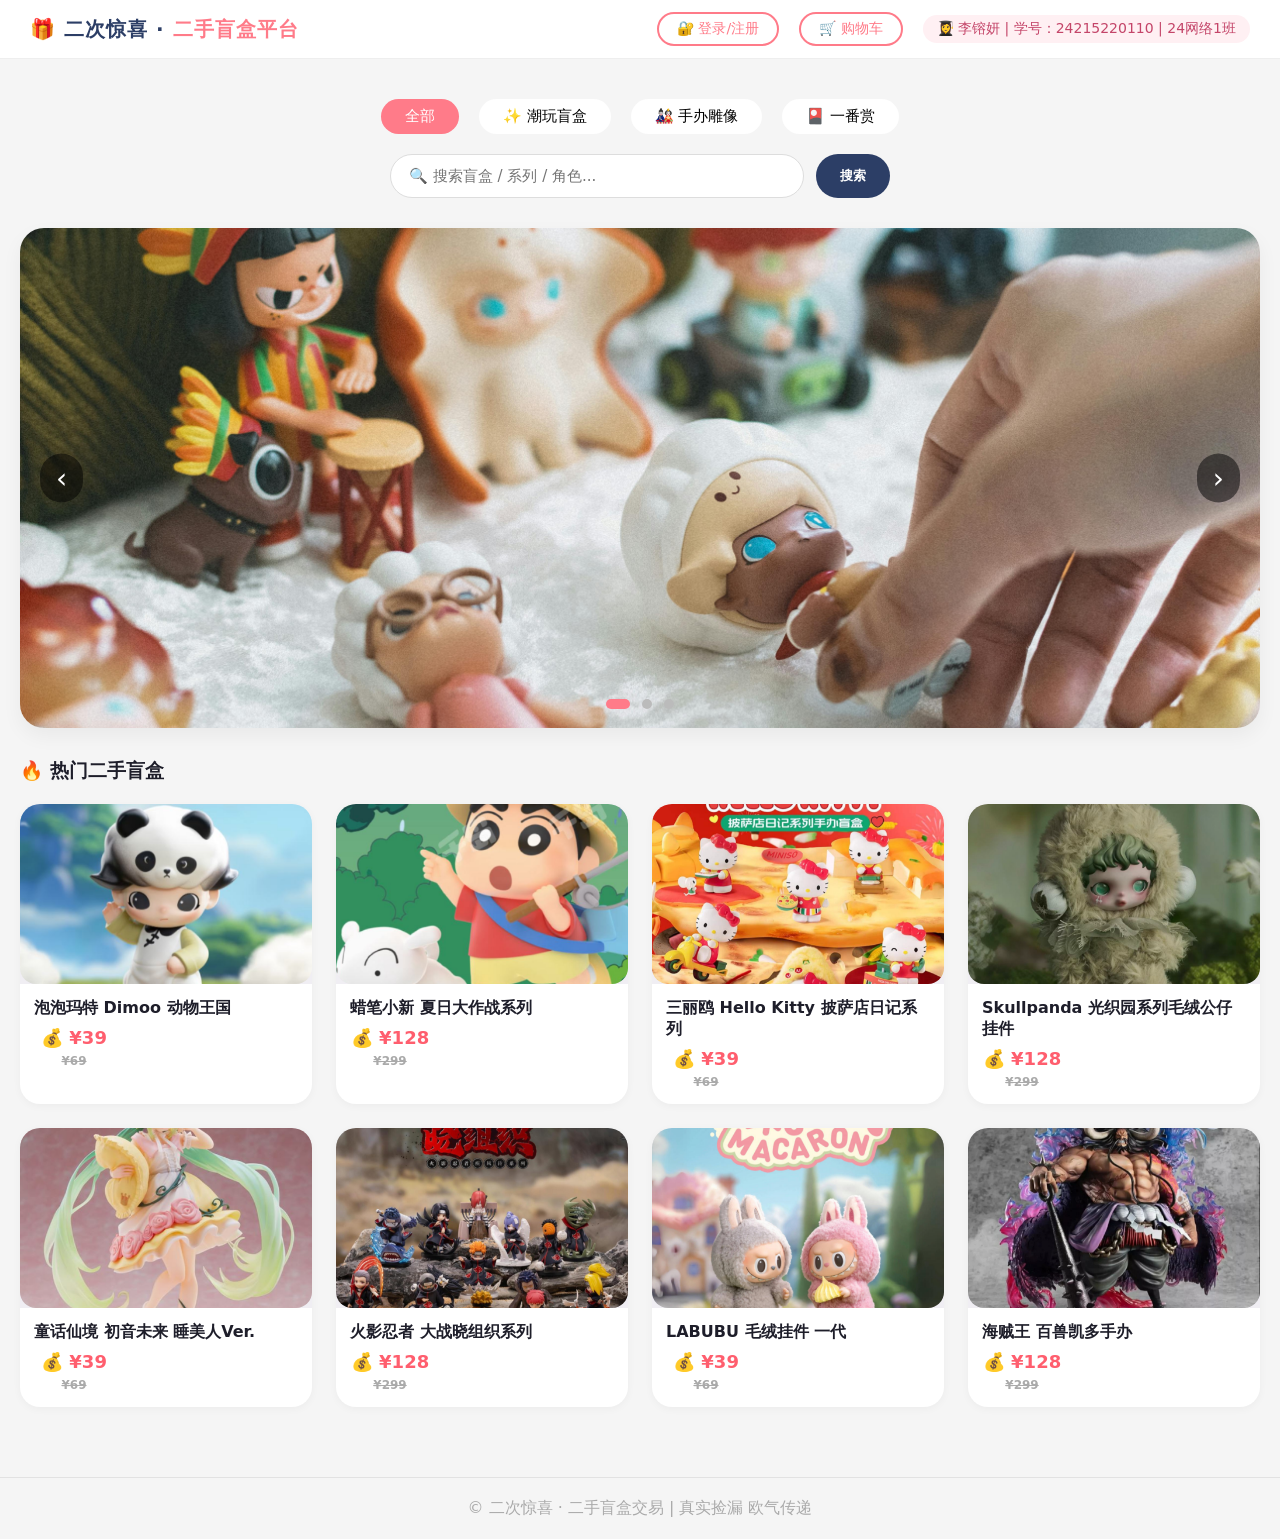
<file: index.html>
<!DOCTYPE html>
<html lang="zh-CN">
<head>
    <meta charset="UTF-8">
    <meta name="viewport" content="width=device-width, initial-scale=1.0">
    <title>二次惊喜 · 二手盲盒平台</title>
    <link rel="stylesheet" href="css/style.css">
</head>
<body>

<div class="top-bar">
    <div class="site-name">🎁 二次惊喜 · <span>二手盲盒平台</span></div>
    <div class="top-right">
        <a href="login.html" id="loginOrProfileLink" class="login-link">🔐 登录/注册</a>
        <a href="cart.html" class="cart-icon-link" id="cartLink">🛒 购物车</a>
        <div class="student-info">👩‍🎓 李镕妍 | 学号：24215220110 | 24网络1班</div>
    </div>
</div>

<div class="container">
    <!-- 分类导航 -->
    <div class="category-nav" id="categoryNav">
        <button class="category-btn active" data-cat="all">全部</button>
        <button class="category-btn" data-cat="盲盒">✨ 潮玩盲盒</button>
        <button class="category-btn" data-cat="手办">🎎 手办雕像</button>
        <button class="category-btn" data-cat="一番赏">🎴 一番赏</button>
    </div>

    <!-- 搜索框 -->
    <div class="search-section">
        <div class="search-box">
            <input type="text" id="searchInput" placeholder="🔍 搜索盲盒 / 系列 / 角色...">
            <button id="searchBtn">搜索</button>
        </div>
    </div>

    <!-- 轮播图 -->
    <div class="carousel-container">
        <div class="carousel">
            <div class="carousel-slides" id="carouselSlides"></div>
            <button class="carousel-btn prev" id="prevBtn">‹</button>
            <button class="carousel-btn next" id="nextBtn">›</button>
            <div class="dots" id="dotsContainer"></div>
        </div>
    </div>

    <h3>🔥 热门二手盲盒</h3>
    <div class="products-grid" id="productsGrid">
        <div class="loading">加载二手好物中...</div>
    </div>
</div>

<footer>
    © 二次惊喜 · 二手盲盒交易 | 真实捡漏 欧气传递
</footer>

<script src="js/data.js"></script>
<script src="js/cart.js"></script>
<script src="js/carousel.js"></script>
<script src="js/products.js"></script>
<script src="js/main.js"></script>
</body>
</html>
</file>
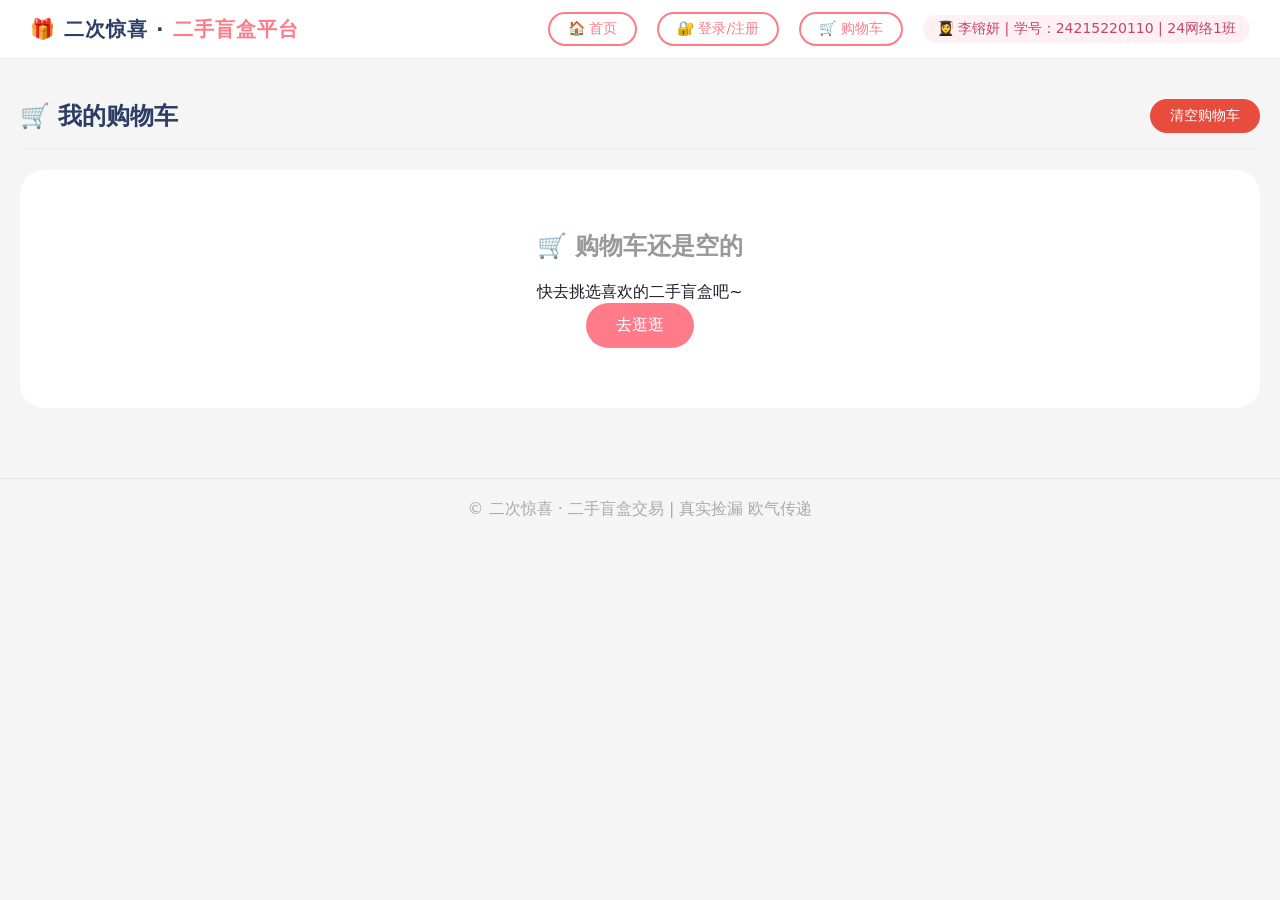
<file: cart.html>
<!DOCTYPE html>
<html lang="zh-CN">
<head>
    <meta charset="UTF-8">
    <meta name="viewport" content="width=device-width, initial-scale=1.0">
    <title>购物车 · 二手盲盒平台</title>
    <link rel="stylesheet" href="css/style.css">
</head>
<body>


<div class="top-bar">
    <div class="site-name">🎁 二次惊喜 · <span>二手盲盒平台</span></div>
    <div class="top-right">
        <a href="index.html" class="home-link">🏠 首页</a>
        <a href="login.html" id="loginOrProfileLink" class="login-link">🔐 登录/注册</a>
        <a href="cart.html" class="cart-icon-link">🛒 购物车</a>
        <div class="student-info">👩‍🎓 李镕妍 | 学号：24215220110 | 24网络1班</div>
    </div>
</div>

<div class="container">
    <div class="cart-header">
        <h2>🛒 我的购物车</h2>
        <button id="clearCartBtn" class="clear-cart-btn">清空购物车</button>
    </div>

    <div id="cartContainer">
        <div class="loading">加载购物车中...</div>
    </div>

    <div class="cart-summary" id="cartSummary" style="display: none;">
        <div class="summary-left">
            <span>共 <span id="totalCount">0</span> 件商品</span>
        </div>
        <div class="summary-right">
            <span class="total-price">合计：¥<span id="totalPrice">0</span></span>
            <button id="checkoutBtn" class="checkout-btn">去结算</button>
        </div>
    </div>
</div>

<footer>
    © 二次惊喜 · 二手盲盒交易 | 真实捡漏 欧气传递
</footer>

<script src="js/data.js"></script>
<script src="js/cart.js"></script>
<script src="js/main.js"></script>
</body>
</html>
</file>
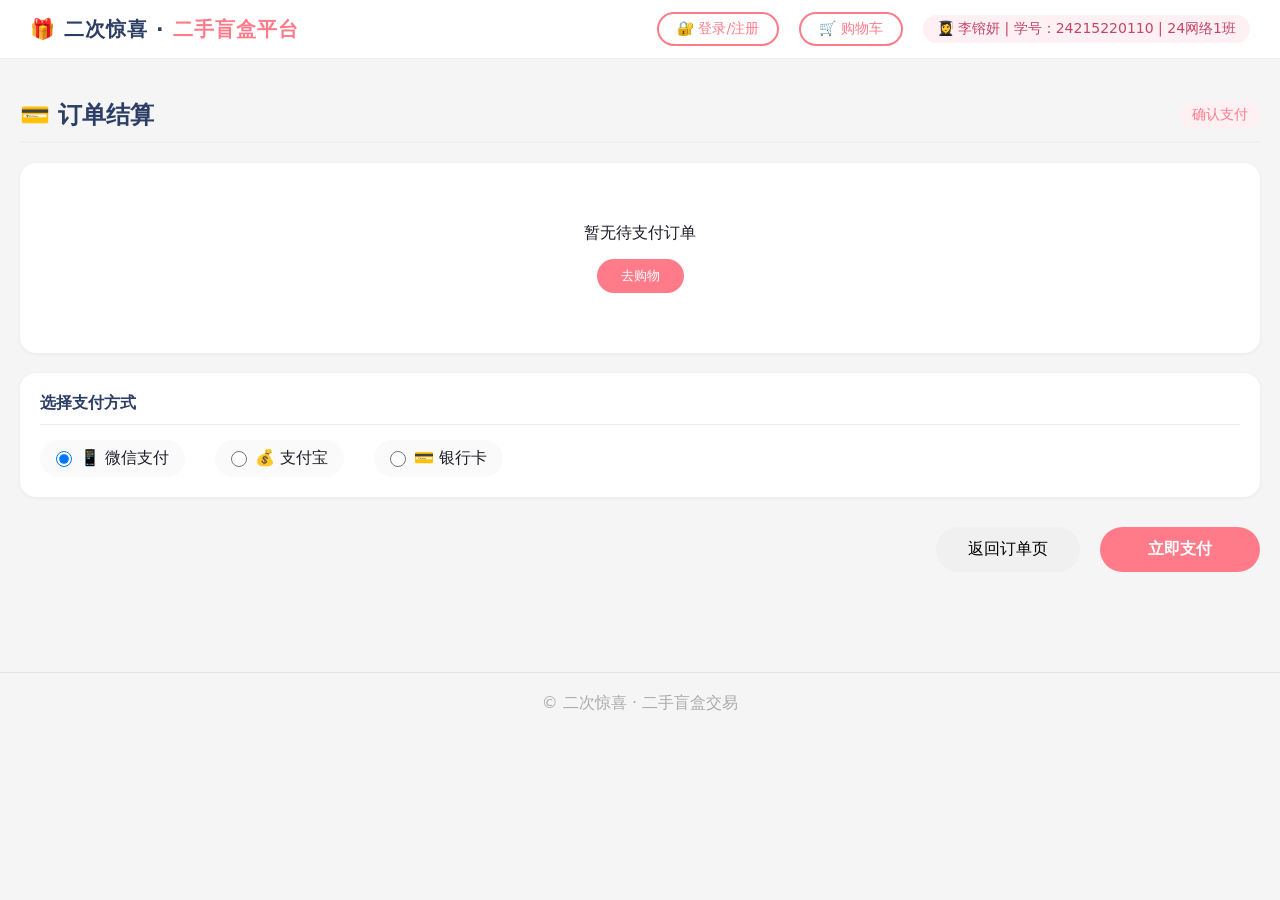
<file: checkout.html>
<!DOCTYPE html>
<html lang="zh-CN">
<head>
    <meta charset="UTF-8">
    <meta name="viewport" content="width=device-width, initial-scale=1.0">
    <title>结算支付 · 二手盲盒平台</title>
    <link rel="stylesheet" href="css/style.css">
</head>
<body>

<div class="top-bar">
    <div class="site-name">🎁 二次惊喜 · <span>二手盲盒平台</span></div>
    <div class="top-right">
        <a href="login.html" id="loginOrProfileLink" class="login-link">🔐 登录/注册</a>
        <a href="cart.html" class="cart-icon-link" id="cartLink">🛒 购物车</a>
        <div class="student-info">👩‍🎓 李镕妍 | 学号：24215220110 | 24网络1班</div>
    </div>
</div>

<div class="container">
    <div class="checkout-header">
        <h2>💳 订单结算</h2>
        <span class="checkout-step">确认支付</span>
    </div>

    <!-- 订单信息 -->
    <div class="checkout-order-info" id="orderInfo">
        <div class="loading">加载订单中...</div>
    </div>

    <!-- 支付方式 -->
    <div class="payment-section">
        <h3>选择支付方式</h3>
        <div class="payment-options-simple">
            <label class="payment-option-simple">
                <input type="radio" name="payment" value="微信支付" checked>
                <span>📱 微信支付</span>
            </label>
            <label class="payment-option-simple">
                <input type="radio" name="payment" value="支付宝">
                <span>💰 支付宝</span>
            </label>
            <label class="payment-option-simple">
                <input type="radio" name="payment" value="银行卡">
                <span>💳 银行卡</span>
            </label>
        </div>
    </div>

    <!-- 支付按钮 -->
    <div class="checkout-actions">
        <button class="back-order-btn" id="backOrderBtn">返回订单页</button>
        <button class="pay-btn" id="payBtn">立即支付</button>
    </div>
</div>

<footer>
    © 二次惊喜 · 二手盲盒交易
</footer>

<script src="js/data.js"></script>
<script src="js/cart.js"></script>
<script src="js/checkout.js"></script>
<script src="js/main.js"></script>
</body>
</html>
</file>
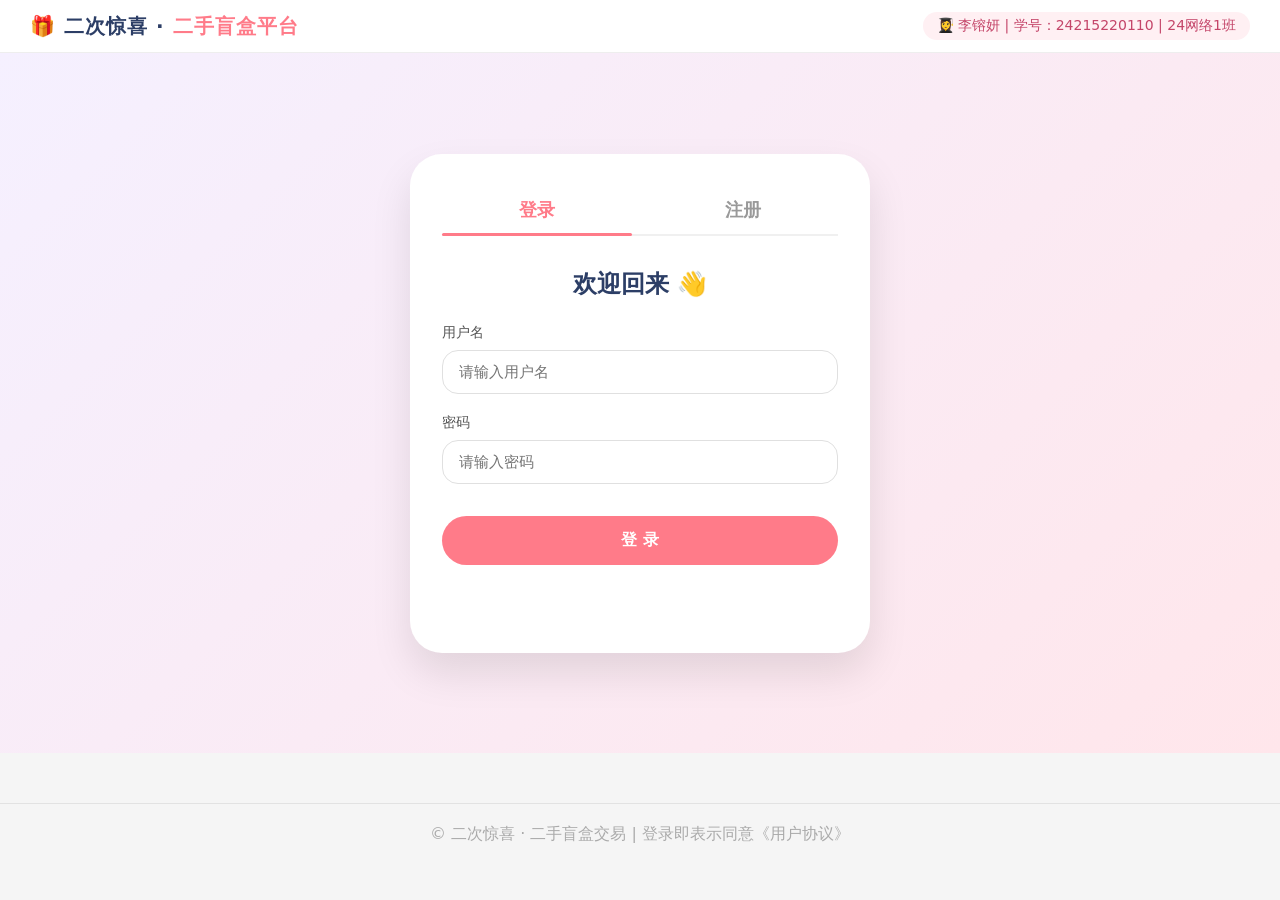
<file: login.html>
<!DOCTYPE html>
<html lang="zh-CN">
<head>
    <meta charset="UTF-8">
    <meta name="viewport" content="width=device-width, initial-scale=1.0">
    <title>登录/注册 · 二手盲盒平台</title>
    <link rel="stylesheet" href="css/style.css">
</head>
<body>

<div class="top-bar">
    <div class="site-name">🎁 二次惊喜 · <span>二手盲盒平台</span></div>
    <div class="student-info">👩‍🎓 李镕妍 | 学号：24215220110 | 24网络1班</div>
</div>

<div class="auth-container">
    <div class="auth-card">
        <!-- 选项卡 -->
        <div class="auth-tabs">
            <button class="auth-tab active" data-tab="login">登录</button>
            <button class="auth-tab" data-tab="register">注册</button>
        </div>

        <!-- 登录表单 -->
        <div id="loginForm" class="auth-form active">
            <h3>欢迎回来 👋</h3>
            <div class="input-group">
                <label>用户名</label>
                <input type="text" id="loginUsername" placeholder="请输入用户名">
            </div>
            <div class="input-group">
                <label>密码</label>
                <input type="password" id="loginPassword" placeholder="请输入密码">
            </div>
            <button id="doLoginBtn" class="auth-btn">登 录</button>
            <div class="auth-tip" id="loginTip"></div>
        </div>

        <!-- 注册表单 -->
        <div id="registerForm" class="auth-form">
            <h3>创建新账号 ✨</h3>
            <div class="input-group">
                <label>用户名</label>
                <input type="text" id="regUsername" placeholder="3~12位字母/数字">
            </div>
            <div class="input-group">
                <label>邮箱</label>
                <input type="email" id="regEmail" placeholder="用于找回密码">
            </div>
            <div class="input-group">
                <label>密码</label>
                <input type="password" id="regPassword" placeholder="至少6位">
            </div>
            <div class="input-group">
                <label>确认密码</label>
                <input type="password" id="regConfirmPwd" placeholder="再次输入密码">
            </div>
            <button id="doRegisterBtn" class="auth-btn">注 册</button>
            <div class="auth-tip" id="registerTip"></div>
        </div>
    </div>
</div>

<footer>
    © 二次惊喜 · 二手盲盒交易 | 登录即表示同意《用户协议》
</footer>

<script src="js/data.js"></script>
<script src="js/auth.js"></script>
</body>
</html>
</file>
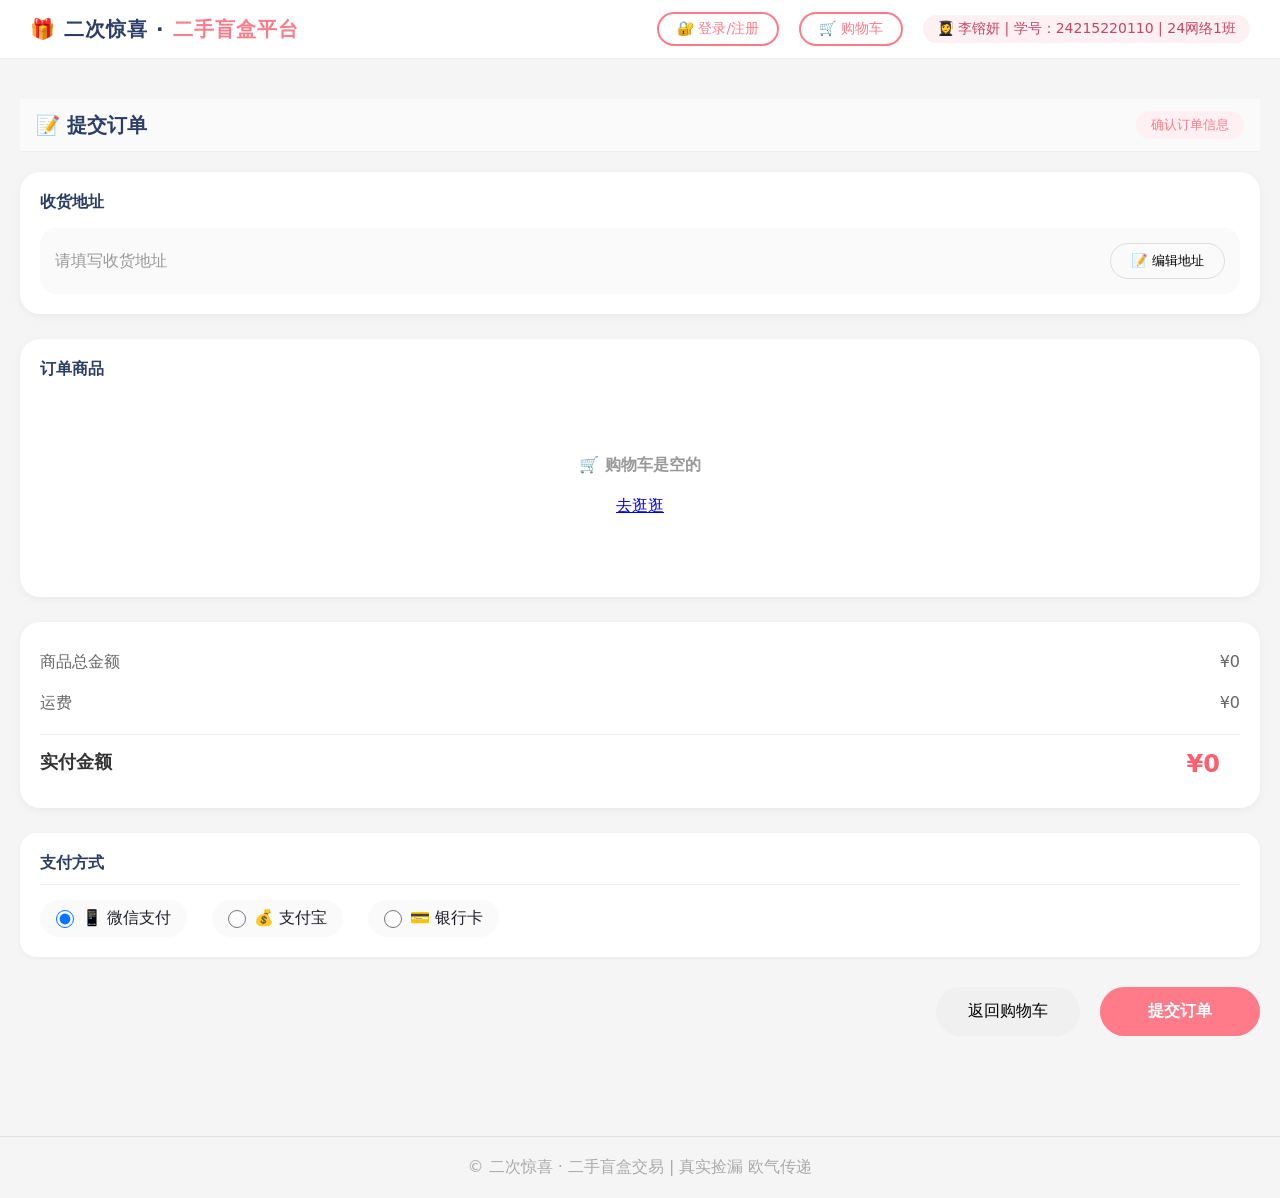
<file: order.html>
<!DOCTYPE html>
<html lang="zh-CN">
<head>
    <meta charset="UTF-8">
    <meta name="viewport" content="width=device-width, initial-scale=1.0">
    <title>提交订单 · 二手盲盒平台</title>
    <link rel="stylesheet" href="css/style.css">
</head>
<body>

<div class="top-bar">
    <div class="site-name">🎁 二次惊喜 · <span>二手盲盒平台</span></div>
    <div class="top-right">
        <a href="login.html" id="loginOrProfileLink" class="login-link">🔐 登录/注册</a>
        <a href="cart.html" class="cart-icon-link" id="cartLink">🛒 购物车</a>
        <div class="student-info">👩‍🎓 李镕妍 | 学号：24215220110 | 24网络1班</div>
    </div>
</div>

<div class="container">
    <div class="order-header">
        <h2>📝 提交订单</h2>
        <span class="order-step">确认订单信息</span>
    </div>

    <!-- 收货地址 -->
    <div class="address-section">
        <h3>收货地址</h3>
        <div class="address-card" id="addressCard">
            <div class="address-info" id="addressInfo">
                <p class="address-default-text">请填写收货地址</p>
            </div>
            <button class="edit-address-btn" id="editAddressBtn">📝 编辑地址</button>
        </div>
    </div>

    <!-- 商品列表 -->
    <div class="order-products-section">
        <h3>订单商品</h3>
        <div id="orderProductsList" class="order-products-list">
            <div class="loading">加载订单商品中...</div>
        </div>
    </div>

    <!-- 订单金额 -->
    <div class="order-amount-section">
        <div class="amount-item">
            <span>商品总金额</span>
            <span>¥<span id="productTotal">0</span></span>
        </div>
        <div class="amount-item">
            <span>运费</span>
            <span>¥<span id="freight">0</span></span>
        </div>
        <div class="amount-item total">
            <span>实付金额</span>
            <span class="total-price">¥<span id="finalTotal">0</span></span>
        </div>
    </div>

    <!-- 支付方式 -->
    <div class="payment-section">
        <h3>支付方式</h3>
        <div class="payment-options">
            <label class="payment-option">
                <input type="radio" name="payment" value="wechat" checked>
                <span>📱 微信支付</span>
            </label>
            <label class="payment-option">
                <input type="radio" name="payment" value="alipay">
                <span>💰 支付宝</span>
            </label>
            <label class="payment-option">
                <input type="radio" name="payment" value="card">
                <span>💳 银行卡</span>
            </label>
        </div>
    </div>

    <!-- 提交按钮 -->
    <div class="order-actions">
        <button class="back-cart-btn" id="backCartBtn">返回购物车</button>
        <button class="submit-order-btn" id="submitOrderBtn">提交订单</button>
    </div>
</div>

<footer>
    © 二次惊喜 · 二手盲盒交易 | 真实捡漏 欧气传递
</footer>

<script src="js/data.js"></script>
<script src="js/cart.js"></script>
<script src="js/order.js"></script>
<script src="js/main.js"></script>
</body>
</html>
</file>
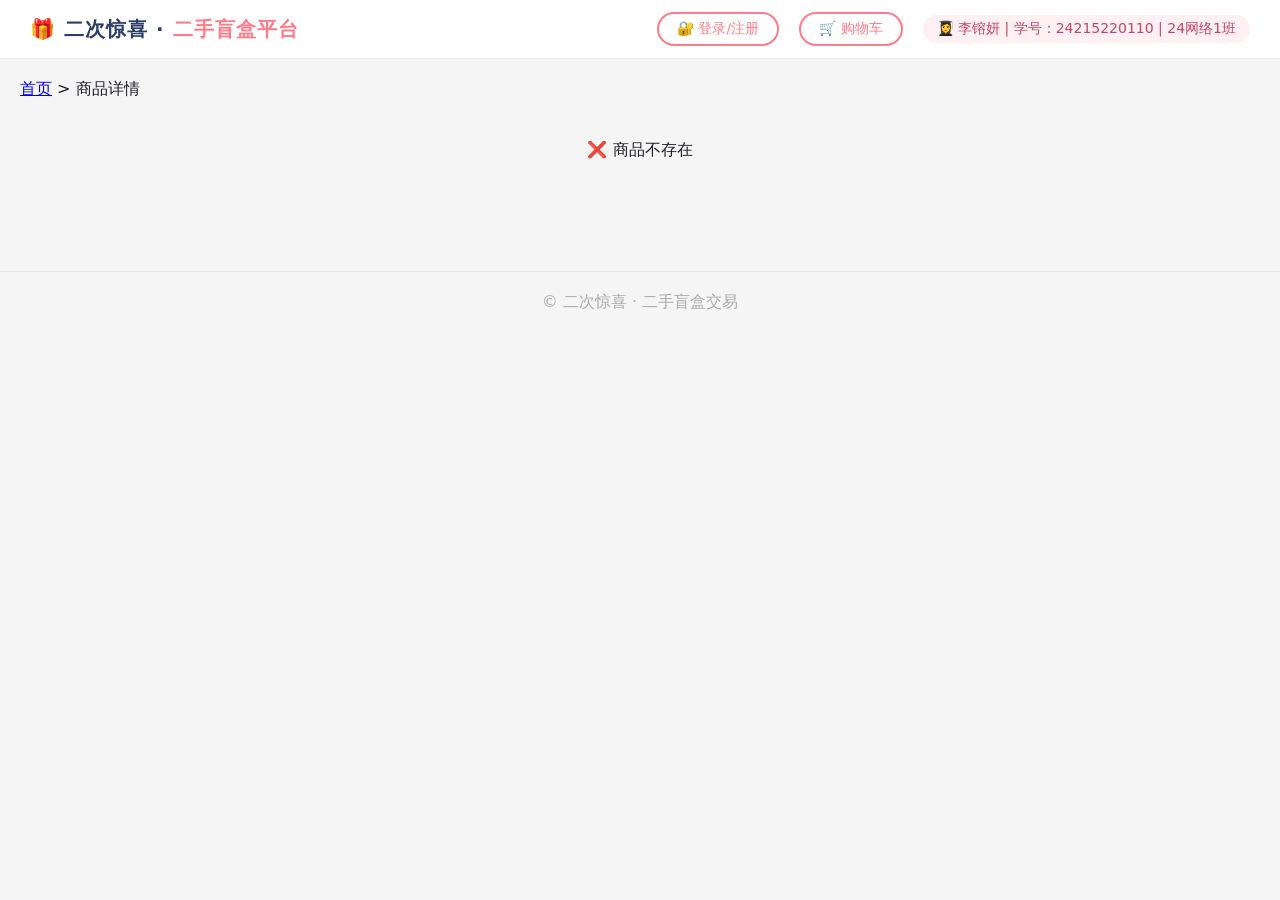
<file: product-detail.html>
<!DOCTYPE html>
<html lang="zh-CN">
<head>
    <meta charset="UTF-8">
    <meta name="viewport" content="width=device-width, initial-scale=1.0">
    <title>商品详情 · 二手盲盒平台</title>
    <link rel="stylesheet" href="css/style.css">
</head>
<body>

<div class="top-bar">
    <div class="site-name">🎁 二次惊喜 · <span>二手盲盒平台</span></div>
    <div class="top-right">
        <a href="login.html" id="loginOrProfileLink" class="login-link">🔐 登录/注册</a>
        <a href="cart.html" class="cart-icon-link" id="cartLink">🛒 购物车</a>
        <div class="student-info">👩‍🎓 李镕妍 | 学号：24215220110 | 24网络1班</div>
    </div>
</div>

<div class="container">
    <!-- 面包屑导航 -->
    <div class="breadcrumb">
        <a href="index.html">首页</a> &gt;
        <span id="productName">商品详情</span>
    </div>

    <!-- 商品信息 -->
    <div class="simple-detail" id="productDetail">
        <div class="loading">加载中...</div>
    </div>
</div>

<footer>
    © 二次惊喜 · 二手盲盒交易
</footer>

<script src="js/data.js"></script>
<script src="js/cart.js"></script>
<script src="js/detail-simple.js"></script>
<script src="js/main.js"></script>
</body>
</html>
</file>
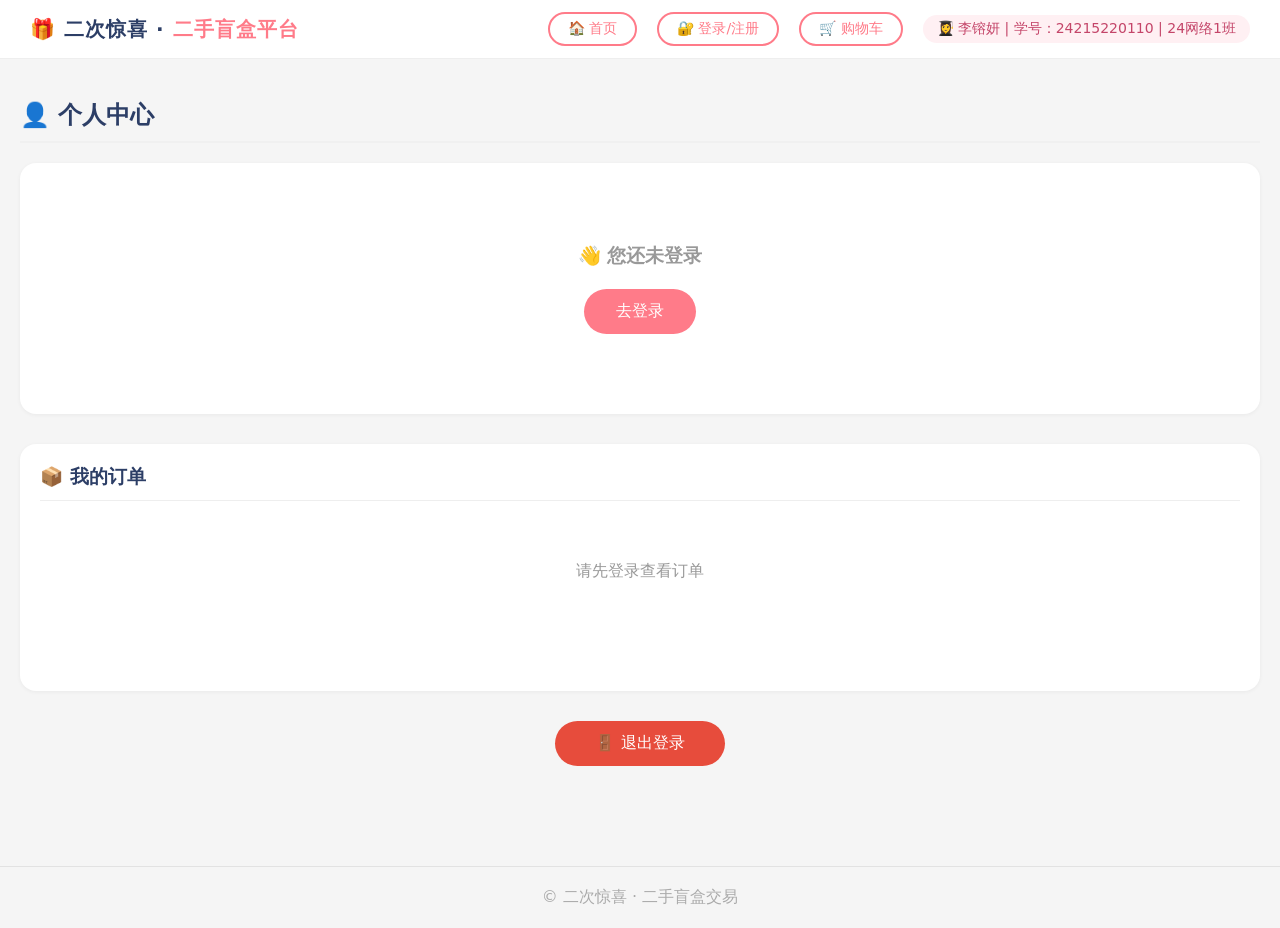
<file: profile.html>
<!DOCTYPE html>
<html lang="zh-CN">
<head>
    <meta charset="UTF-8">
    <meta name="viewport" content="width=device-width, initial-scale=1.0">
    <title>个人中心 · 二手盲盒平台</title>
    <link rel="stylesheet" href="css/style.css">
</head>
<body>


<div class="top-bar">
    <div class="site-name">🎁 二次惊喜 · <span>二手盲盒平台</span></div>
    <div class="top-right">
        <a href="index.html" class="home-link">🏠 首页</a>
        <a href="login.html" id="loginOrProfileLink" class="login-link">🔐 登录/注册</a>
        <a href="cart.html" class="cart-icon-link" id="cartLink">🛒 购物车</a>
        <div class="student-info">👩‍🎓 李镕妍 | 学号：24215220110 | 24网络1班</div>
    </div>
</div>

<div class="container">
    <div class="profile-header">
        <h2>👤 个人中心</h2>
    </div>

    <!-- 用户信息卡片 -->
    <div class="profile-card" id="userInfoCard">
        <div class="loading">加载中...</div>
    </div>

    <!-- 订单列表 -->
    <div class="orders-section">
        <h3>📦 我的订单</h3>
        <div id="ordersList" class="orders-list">
            <div class="loading">加载订单中...</div>
        </div>
    </div>

    <!-- 退出登录按钮 -->
    <div class="logout-section">
        <button id="logoutBtn" class="logout-btn">🚪 退出登录</button>
    </div>
</div>

<footer>
    © 二次惊喜 · 二手盲盒交易
</footer>

<script src="js/data.js"></script>
<script src="js/cart.js"></script>
<script src="js/profile.js"></script>
<script src="js/main.js"></script>
</body>
</html>
</file>
<file: css/style.css>
* {
    margin: 0;
    padding: 0;
    box-sizing: border-box;
    font-family: system-ui, 'Segoe UI', 'PingFang SC', Roboto, sans-serif;
}

body {
    background-color: #f5f5f5;
    color: #1e1e2a;
}

.top-bar {
    background: #fff;
    padding: 12px 30px;
    display: flex;
    justify-content: space-between;
    align-items: center;
    border-bottom: 1px solid #eee;
    flex-wrap: wrap;
    gap: 12px;
}

.top-right {
    display: flex;
    align-items: center;
    gap: 20px;
}



.student-info {
    font-weight: 500;
    color: #c44569;
    background: #fff0f3;
    padding: 5px 14px;
    border-radius: 30px;
    font-size: 14px;
}

.site-name {
    font-size: 20px;
    font-weight: bold;
    letter-spacing: 1px;
    color: #2c3e66;
}

.site-name span {
    color: #ff7b89;
}

.student-info {
    font-weight: 500;
    color: #c44569;
    background: #fff0f3;
    padding: 5px 14px;
    border-radius: 30px;
    font-size: 14px;
}

.site-name {
    font-size: 20px;
    font-weight: bold;
    letter-spacing: 1px;
    color: #2c3e66;
}

.site-name span {
    color: #ff7b89;
}

.container {
    max-width: 1280px;
    margin: 0 auto;
    padding: 20px;
}

.category-nav {
    display: flex;
    gap: 20px;
    justify-content: center;
    flex-wrap: wrap;
    margin: 20px 0 10px;
}

.category-btn {
    background: #fff;
    border: none;
    padding: 8px 24px;
    border-radius: 40px;
    font-size: 15px;
    font-weight: 500;
    cursor: pointer;
    transition: all 0.2s;
}

.category-btn.active {
    background: #ff7b89;
    color: white;
}

.category-btn:hover {
    background: #ff9faa;
    color: white;
}

.search-section {
    margin: 20px 0 30px;
    display: flex;
    justify-content: center;
}

.search-box {
    display: flex;
    width: 100%;
    max-width: 500px;
    gap: 12px;
}

.search-box input {
    flex: 1;
    padding: 12px 18px;
    border: 1px solid #ddd;
    border-radius: 48px;
    font-size: 15px;
    outline: none;
}

.search-box input:focus {
    border-color: #ff7b89;
}

.search-box button {
    background: #2c3e66;
    color: white;
    border: none;
    padding: 0 24px;
    border-radius: 48px;
    font-weight: bold;
    cursor: pointer;
}

.search-box button:hover {
    background: #ff7b89;
}

.carousel-container {
    background: #fff;
    border-radius: 24px;
    overflow: hidden;
    margin: 20px 0 30px;
    box-shadow: 0 8px 20px rgba(0,0,0,0.05);
    position: relative;
}

.carousel {
    position: relative;
    height: 360px;
}

/* 轮播图容器 */
.carousel-container {
    background: #fff;
    border-radius: 24px;
    overflow: hidden;
    margin: 20px 0 30px;
    box-shadow: 0 8px 20px rgba(0,0,0,0.05);
    position: relative;
}

.carousel {
    position: relative;
    height: 500px;
    overflow: hidden;
}

.carousel-slides {
    width: 100%;
    height: 100%;
    overflow: hidden;
}

.carousel-track {
    display: flex;
    height: 100%;
    transition: transform 0.5s ease-in-out;
}

.carousel-slide {
    min-width: 100%;
    height: 100%;
}

.carousel-slide img {
    width: 100%;
    height: auto;      /* 高度自适应，保持图片比例 */
    min-height: 100%;  /* 至少填满容器 */
    object-fit: cover; /* 裁剪多余部分，填满容器 */
}

/* 左右箭头 */
.carousel-btn {
    position: absolute;
    top: 50%;
    transform: translateY(-50%);
    background: rgba(0,0,0,0.5);
    color: white;
    border: none;
    font-size: 28px;
    padding: 8px 16px;
    cursor: pointer;
    z-index: 10;
    border-radius: 40px;
    transition: 0.2s;
}

.carousel-btn:hover {
    background: rgba(0,0,0,0.7);
}

.prev {
    left: 20px;
}

.next {
    right: 20px;
}

/* 小圆点 */
.dots {
    position: absolute;
    bottom: 15px;
    left: 0;
    right: 0;
    text-align: center;
    z-index: 10;
}

.dot {
    display: inline-block;
    width: 10px;
    height: 10px;
    background: rgba(255,255,255,0.5);
    border-radius: 50%;
    margin: 0 6px;
    cursor: pointer;
    transition: 0.2s;
}

.dot.active {
    background: #ff7b89;
    width: 24px;
    border-radius: 10px;
}

.slide {
    position: absolute;
    width: 100%;
    height: 100%;
    object-fit: cover;
    opacity: 0;
    transition: opacity 0.6s ease;
}

.slide.active {
    opacity: 1;
}

.carousel-btn {
    position: absolute;
    top: 50%;
    transform: translateY(-50%);
    background: rgba(0,0,0,0.5);
    color: white;
    border: none;
    font-size: 28px;
    padding: 8px 16px;
    cursor: pointer;
    border-radius: 40px;
}

.prev { left: 20px; }
.next { right: 20px; }

.dots {
    position: absolute;
    bottom: 15px;
    left: 0;
    right: 0;
    text-align: center;
}

.dot {
    display: inline-block;
    width: 10px;
    height: 10px;
    background: #bbb;
    border-radius: 50%;
    margin: 0 6px;
    cursor: pointer;
}

.dot.active {
    background: #ff7b89;
    width: 24px;
    border-radius: 10px;
}

.products-grid {
    display: grid;
    grid-template-columns: repeat(auto-fill, minmax(240px, 1fr));
    gap: 24px;
    margin-top: 20px;
}

.product-card {
    background: white;
    border-radius: 20px;
    overflow: hidden;
    cursor: pointer;
    transition: transform 0.2s;
    box-shadow: 0 2px 8px rgba(0,0,0,0.04);
}

.product-card:hover {
    transform: translateY(-5px);
    box-shadow: 0 12px 24px rgba(0,0,0,0.1);
}

.product-img {
    width: 100%;
    height: 180px;
    background: #f0eef3;
    display: flex;
    align-items: center;
    justify-content: center;
    font-size: 48px;
}

.product-info {
    padding: 14px;
}

.product-title {
    font-weight: 600;
    font-size: 16px;
}

.product-price {
    color: #ff5e6e;
    font-weight: bold;
    margin-top: 8px;
    font-size: 18px;
}

.product-status {
    font-size: 12px;
    color: #27ae60;
    margin-top: 5px;
}

footer {
    text-align: center;
    margin-top: 50px;
    padding: 20px;
    color: #aaa;
    border-top: 1px solid #e2e2e2;
}

.loading {
    text-align: center;
    padding: 40px;
    grid-column: 1/-1;
}

@media (max-width: 680px) {
    .carousel { height: 220px; }
    .top-bar { flex-direction: column; align-items: center; text-align: center; }
}

/* ========== 登录注册页面样式 ========== */
.auth-container {
    min-height: calc(100vh - 200px);
    display: flex;
    align-items: center;
    justify-content: center;
    padding: 40px 20px;
    background: linear-gradient(135deg, #f5f0ff 0%, #ffe6eb 100%);
}

.auth-card {
    background: white;
    border-radius: 32px;
    box-shadow: 0 20px 40px rgba(0,0,0,0.1);
    width: 100%;
    max-width: 460px;
    padding: 32px;
    transition: all 0.3s;
}

.auth-tabs {
    display: flex;
    gap: 16px;
    margin-bottom: 32px;
    border-bottom: 2px solid #f0f0f0;
}

.auth-tab {
    flex: 1;
    background: none;
    border: none;
    padding: 12px;
    font-size: 18px;
    font-weight: 600;
    cursor: pointer;
    color: #999;
    transition: all 0.2s;
    position: relative;
}

.auth-tab.active {
    color: #ff7b89;
}

.auth-tab.active::after {
    content: '';
    position: absolute;
    bottom: -2px;
    left: 0;
    right: 0;
    height: 3px;
    background: #ff7b89;
    border-radius: 3px;
}

.auth-form {
    display: none;
}

.auth-form.active {
    display: block;
    animation: fadeIn 0.3s ease;
}

@keyframes fadeIn {
    from { opacity: 0; transform: translateY(10px); }
    to { opacity: 1; transform: translateY(0); }
}

.auth-form h3 {
    margin-bottom: 24px;
    color: #2c3e66;
    font-size: 24px;
    text-align: center;
}

.input-group {
    margin-bottom: 20px;
}

.input-group label {
    display: block;
    margin-bottom: 8px;
    font-weight: 500;
    color: #555;
    font-size: 14px;
}

.input-group input {
    width: 100%;
    padding: 12px 16px;
    border: 1px solid #e0e0e0;
    border-radius: 16px;
    font-size: 15px;
    transition: 0.2s;
    outline: none;
}

.input-group input:focus {
    border-color: #ff7b89;
    box-shadow: 0 0 0 3px rgba(255,123,137,0.1);
}

.auth-btn {
    width: 100%;
    background: #ff7b89;
    color: white;
    border: none;
    padding: 14px;
    border-radius: 40px;
    font-size: 16px;
    font-weight: bold;
    cursor: pointer;
    margin-top: 12px;
    transition: 0.2s;
}

.auth-btn:hover {
    background: #ff5e6e;
    transform: translateY(-2px);
    box-shadow: 0 6px 14px rgba(255,123,137,0.3);
}

.auth-tip {
    margin-top: 16px;
    text-align: center;
    font-size: 13px;
    min-height: 40px;
    padding: 8px;
    border-radius: 12px;
}

.auth-tip.error {
    color: #e74c3c;
    background: #ffeaea;
}

.auth-tip.success {
    color: #27ae60;
    background: #e8f8f0;
}

/* ========== 购物车页面样式 ========== */
/* 购物车按钮 */
.cart-icon-link {
    background: white;
    color: #ff7b89;
    border: 2px solid #ff7b89;
    padding: 6px 18px;
    border-radius: 40px;
    text-decoration: none;
    font-weight: 500;
    font-size: 14px;
    transition: all 0.2s;
}

.cart-icon-link:hover {
    background: #ff7b89;
    color: white;
    transform: translateY(-2px);
}
.login-link {
    background: #ff7b89;
    color: white;
    padding: 6px 18px;
    border-radius: 40px;
    text-decoration: none;
    font-weight: 500;
    font-size: 14px;
    transition: all 0.2s;
}

.login-link:hover {
    background: #ff5e6e;
    transform: translateY(-2px);
    box-shadow: 0 4px 10px rgba(255,123,137,0.3);
}
.cart-header {
    display: flex;
    justify-content: space-between;
    align-items: center;
    margin: 20px 0;
    padding-bottom: 15px;
    border-bottom: 2px solid #f0f0f0;
}

.cart-header h2 {
    color: #2c3e66;
}

.clear-cart-btn {
    background: #e74c3c;
    color: white;
    border: none;
    padding: 8px 20px;
    border-radius: 30px;
    cursor: pointer;
    font-size: 14px;
    transition: 0.2s;
}

.clear-cart-btn:hover {
    background: #c0392b;
    transform: scale(1.02);
}

/* 购物车列表 */
.cart-list {
    display: flex;
    flex-direction: column;
    gap: 16px;
    margin-bottom: 30px;
}

.cart-item {
    background: white;
    border-radius: 20px;
    padding: 20px;
    display: flex;
    align-items: center;
    gap: 20px;
    box-shadow: 0 2px 8px rgba(0,0,0,0.05);
    transition: 0.2s;
    flex-wrap: wrap;
}

.cart-item:hover {
    box-shadow: 0 4px 16px rgba(0,0,0,0.1);
}

.cart-item-img {
    width: 80px;
    height: 80px;
    background: #f0eef3;
    border-radius: 16px;
    display: flex;
    align-items: center;
    justify-content: center;
    font-size: 40px;
}

.cart-item-info {
    flex: 2;
    min-width: 150px;
}

.cart-item-title {
    font-weight: 600;
    font-size: 16px;
    margin-bottom: 8px;
}

.cart-item-price {
    color: #ff5e6e;
    font-weight: bold;
    font-size: 18px;
}

.cart-item-original {
    font-size: 12px;
    color: #aaa;
    text-decoration: line-through;
    margin-left: 8px;
}

.cart-item-status {
    font-size: 12px;
    color: #27ae60;
    margin-top: 5px;
}

.cart-item-quantity {
    display: flex;
    align-items: center;
    gap: 12px;
    min-width: 120px;
}

.quantity-btn {
    width: 32px;
    height: 32px;
    border: 1px solid #ddd;
    background: white;
    border-radius: 50%;
    cursor: pointer;
    font-size: 18px;
    font-weight: bold;
    transition: 0.2s;
}

.quantity-btn:hover {
    background: #ff7b89;
    color: white;
    border-color: #ff7b89;
}

.quantity-num {
    font-size: 16px;
    font-weight: 600;
    min-width: 30px;
    text-align: center;
}

.cart-item-subtotal {
    min-width: 100px;
    text-align: right;
}

.subtotal-price {
    font-size: 20px;
    font-weight: bold;
    color: #ff5e6e;
}

.delete-item {
    background: none;
    border: none;
    font-size: 24px;
    cursor: pointer;
    color: #ccc;
    transition: 0.2s;
    padding: 8px;
}

.delete-item:hover {
    color: #e74c3c;
    transform: scale(1.1);
}

/* 购物车底部结算栏 */
.cart-summary {
    background: white;
    border-radius: 20px;
    padding: 20px;
    display: flex;
    justify-content: space-between;
    align-items: center;
    flex-wrap: wrap;
    gap: 15px;
    margin-top: 20px;
    box-shadow: 0 -2px 10px rgba(0,0,0,0.05);
    position: sticky;
    bottom: 0;
}

.summary-left {
    font-size: 16px;
    color: #666;
}

.total-price {
    font-size: 28px;
    font-weight: bold;
    color: #ff5e6e;
    margin-right: 20px;
}

.checkout-btn {
    background: #ff7b89;
    color: white;
    border: none;
    padding: 14px 32px;
    border-radius: 40px;
    font-size: 16px;
    font-weight: bold;
    cursor: pointer;
    transition: 0.2s;
}

.checkout-btn:hover {
    background: #ff5e6e;
    transform: translateY(-2px);
    box-shadow: 0 6px 14px rgba(255,123,137,0.3);
}

.empty-cart {
    text-align: center;
    padding: 60px 20px;
    background: white;
    border-radius: 24px;
}

.empty-cart h3 {
    font-size: 24px;
    color: #999;
    margin-bottom: 20px;
}

.empty-cart .go-shop-btn {
    background: #ff7b89;
    color: white;
    padding: 12px 30px;
    border-radius: 40px;
    text-decoration: none;
    display: inline-block;
}

@media (max-width: 768px) {
    .cart-item {
        flex-direction: column;
        text-align: center;
    }
    .cart-item-subtotal {
        text-align: center;
    }
    .cart-summary {
        flex-direction: column;
        text-align: center;
    }
}

/* ========== 提交订单页面样式 ========== */
.order-header {
    display: flex;
    justify-content: space-between;
    align-items: center;
    margin: 20px 0;
    padding-bottom: 15px;
    border-bottom: 2px solid #f0f0f0;
}

.order-header h2 {
    color: #2c3e66;
}

.order-step {
    color: #ff7b89;
    font-weight: 500;
    background: #fff0f3;
    padding: 5px 15px;
    border-radius: 30px;
}

/* 地址卡片 */
.address-section {
    background: white;
    border-radius: 20px;
    padding: 20px;
    margin-bottom: 25px;
    box-shadow: 0 2px 8px rgba(0,0,0,0.05);
}

.address-section h3 {
    margin-bottom: 15px;
    color: #2c3e66;
    font-size: 16px;
}

.address-card {
    display: flex;
    justify-content: space-between;
    align-items: center;
    flex-wrap: wrap;
    gap: 15px;
    padding: 15px;
    background: #fafafa;
    border-radius: 16px;
}

.address-info {
    flex: 1;
}

.address-default-text {
    color: #999;
}

.address-detail {
    line-height: 1.6;
}

.address-detail .name {
    font-weight: bold;
    font-size: 16px;
}

.address-detail .phone {
    color: #666;
    margin-left: 15px;
}

.address-detail .address {
    color: #333;
    margin-top: 5px;
}

.edit-address-btn {
    background: none;
    border: 1px solid #ddd;
    padding: 8px 20px;
    border-radius: 30px;
    cursor: pointer;
    transition: 0.2s;
}

.edit-address-btn:hover {
    border-color: #ff7b89;
    color: #ff7b89;
}

/* 地址弹窗 */
.address-modal {
    position: fixed;
    top: 0;
    left: 0;
    right: 0;
    bottom: 0;
    background: rgba(0,0,0,0.5);
    display: flex;
    align-items: center;
    justify-content: center;
    z-index: 1000;
}

.address-modal-content {
    background: white;
    border-radius: 24px;
    padding: 24px;
    width: 90%;
    max-width: 450px;
}

.address-modal-content h4 {
    margin-bottom: 20px;
    color: #2c3e66;
}

.address-modal-content input {
    width: 100%;
    padding: 12px;
    margin-bottom: 15px;
    border: 1px solid #ddd;
    border-radius: 12px;
    font-size: 14px;
}

.address-modal-buttons {
    display: flex;
    gap: 12px;
    margin-top: 10px;
}

.address-modal-buttons button {
    flex: 1;
    padding: 10px;
    border-radius: 30px;
    cursor: pointer;
    border: none;
}

.save-address {
    background: #ff7b89;
    color: white;
}

.cancel-address {
    background: #f0f0f0;
}

/* 订单商品列表 */
.order-products-section {
    background: white;
    border-radius: 20px;
    padding: 20px;
    margin-bottom: 25px;
    box-shadow: 0 2px 8px rgba(0,0,0,0.05);
}

.order-products-section h3 {
    margin-bottom: 15px;
    color: #2c3e66;
    font-size: 16px;
}

.order-products-list {
    display: flex;
    flex-direction: column;
    gap: 15px;
}

.order-product-item {
    display: flex;
    align-items: center;
    gap: 15px;
    padding: 12px;
    background: #fafafa;
    border-radius: 16px;
    flex-wrap: wrap;
}

.order-product-img {
    width: 60px;
    height: 60px;
    background: #f5f5f5;
    border-radius: 12px;
    overflow: hidden;
    flex-shrink: 0;
}

.order-product-img img {
    width: 100%;
    height: 100%;
    object-fit: cover;
}

.order-product-info {
    flex: 2;
    min-width: 150px;
}

.order-product-name {
    font-weight: 600;
    margin-bottom: 5px;
}

.order-product-price {
    color: #ff5e6e;
    font-weight: bold;
}

.order-product-quantity {
    color: #666;
    min-width: 80px;
}

.order-product-subtotal {
    font-weight: bold;
    color: #ff5e6e;
    min-width: 80px;
    text-align: right;
}

/* 金额区域 */
.order-amount-section {
    background: white;
    border-radius: 20px;
    padding: 20px;
    margin-bottom: 25px;
    box-shadow: 0 2px 8px rgba(0,0,0,0.05);
}

.amount-item {
    display: flex;
    justify-content: space-between;
    padding: 10px 0;
    color: #666;
}

.amount-item.total {
    border-top: 1px solid #eee;
    margin-top: 10px;
    padding-top: 15px;
    font-size: 18px;
    font-weight: bold;
    color: #333;
}

.amount-item.total .total-price {
    color: #ff5e6e;
    font-size: 24px;
}

/* 支付方式 */
.payment-section {
    background: white;
    border-radius: 20px;
    padding: 20px;
    margin-bottom: 25px;
    box-shadow: 0 2px 8px rgba(0,0,0,0.05);
}

.payment-section h3 {
    margin-bottom: 15px;
    color: #2c3e66;
    font-size: 16px;
}

.payment-options {
    display: flex;
    gap: 25px;
    flex-wrap: wrap;
}

.payment-option {
    display: flex;
    align-items: center;
    gap: 8px;
    cursor: pointer;
    padding: 8px 16px;
    background: #fafafa;
    border-radius: 40px;
    transition: 0.2s;
}

.payment-option:hover {
    background: #ffe6e9;
}

.payment-option input {
    width: 18px;
    height: 18px;
    cursor: pointer;
}

/* 操作按钮 */
.order-actions {
    display: flex;
    gap: 20px;
    justify-content: flex-end;
    margin: 30px 0;
}

.back-cart-btn {
    background: #f0f0f0;
    border: none;
    padding: 14px 32px;
    border-radius: 40px;
    font-size: 16px;
    cursor: pointer;
    transition: 0.2s;
}

.back-cart-btn:hover {
    background: #e0e0e0;
}

.submit-order-btn {
    background: #ff7b89;
    color: white;
    border: none;
    padding: 14px 48px;
    border-radius: 40px;
    font-size: 16px;
    font-weight: bold;
    cursor: pointer;
    transition: 0.2s;
}

.submit-order-btn:hover {
    background: #ff5e6e;
    transform: translateY(-2px);
    box-shadow: 0 6px 14px rgba(255,123,137,0.3);
}

.empty-order-cart {
    text-align: center;
    padding: 60px 20px;
}

.empty-order-cart h3 {
    color: #999;
    margin-bottom: 20px;
}

@media (max-width: 600px) {
    .order-product-item {
        flex-direction: column;
        text-align: center;
    }
    .order-product-subtotal {
        text-align: center;
    }
    .payment-options {
        flex-direction: column;
        gap: 10px;
    }
}

/* ========== 商品详情页样式 ========== */
.detail-breadcrumb {
    margin: 20px 0;
    color: #999;
    font-size: 14px;
}

.detail-breadcrumb a {
    color: #666;
    text-decoration: none;
}

.detail-breadcrumb a:hover {
    color: #ff7b89;
}

.product-detail {
    background: white;
    border-radius: 24px;
    overflow: hidden;
    margin-bottom: 40px;
    box-shadow: 0 4px 20px rgba(0,0,0,0.05);
}

.detail-main {
    display: flex;
    flex-wrap: wrap;
    gap: 30px;
    padding: 30px;
}

.detail-images {
    flex: 1;
    min-width: 280px;
}

.detail-main-img {
    background: linear-gradient(135deg, #f5f0ff 0%, #ffe6eb 100%);
    border-radius: 24px;
    height: 380px;
    display: flex;
    align-items: center;
    justify-content: center;
    font-size: 120px;
    margin-bottom: 15px;
}

.detail-thumbnails {
    display: flex;
    gap: 12px;
}

.thumbnail {
    width: 70px;
    height: 70px;
    background: #f0eef3;
    border-radius: 12px;
    display: flex;
    align-items: center;
    justify-content: center;
    font-size: 32px;
    cursor: pointer;
    border: 2px solid transparent;
    transition: 0.2s;
}

.thumbnail.active {
    border-color: #ff7b89;
}

.detail-info {
    flex: 1;
    min-width: 280px;
}

.detail-title {
    font-size: 24px;
    font-weight: bold;
    color: #1e1e2a;
    margin-bottom: 12px;
}

.detail-status {
    display: inline-block;
    background: #e8f8f0;
    color: #27ae60;
    padding: 4px 12px;
    border-radius: 20px;
    font-size: 12px;
    margin-bottom: 20px;
}

.detail-price {
    background: #fff0f3;
    padding: 16px;
    border-radius: 16px;
    margin-bottom: 20px;
}

.current-price {
    font-size: 36px;
    font-weight: bold;
    color: #ff5e6e;
}

.current-price small {
    font-size: 14px;
    font-weight: normal;
}

.original-price {
    font-size: 16px;
    color: #aaa;
    text-decoration: line-through;
    margin-left: 12px;
}

.detail-category {
    margin-bottom: 15px;
    color: #666;
}

.detail-desc {
    margin-bottom: 25px;
    padding: 15px 0;
    border-top: 1px solid #f0f0f0;
    border-bottom: 1px solid #f0f0f0;
    color: #666;
    line-height: 1.6;
}

.quantity-selector {
    display: flex;
    align-items: center;
    gap: 15px;
    margin-bottom: 25px;
}

.quantity-selector span {
    color: #666;
}

.quantity-control {
    display: flex;
    align-items: center;
    gap: 8px;
}

.quantity-control button {
    width: 36px;
    height: 36px;
    border: 1px solid #ddd;
    background: white;
    border-radius: 50%;
    cursor: pointer;
    font-size: 20px;
    transition: 0.2s;
}

.quantity-control button:hover {
    background: #ff7b89;
    color: white;
    border-color: #ff7b89;
}

.quantity-control .quantity-num {
    min-width: 40px;
    text-align: center;
    font-size: 18px;
    font-weight: 600;
}

.detail-actions {
    display: flex;
    gap: 16px;
    flex-wrap: wrap;
}

.add-to-cart-detail {
    flex: 1;
    background: white;
    border: 2px solid #ff7b89;
    color: #ff7b89;
    padding: 14px 24px;
    border-radius: 48px;
    font-size: 16px;
    font-weight: bold;
    cursor: pointer;
    transition: 0.2s;
}

.add-to-cart-detail:hover {
    background: #fff0f3;
    transform: translateY(-2px);
}

.buy-now {
    flex: 1;
    background: #ff7b89;
    border: none;
    color: white;
    padding: 14px 24px;
    border-radius: 48px;
    font-size: 16px;
    font-weight: bold;
    cursor: pointer;
    transition: 0.2s;
}

.buy-now:hover {
    background: #ff5e6e;
    transform: translateY(-2px);
    box-shadow: 0 6px 14px rgba(255,123,137,0.3);
}

/* 商品参数 */
.detail-params {
    padding: 0 30px 30px 30px;
}

.param-title {
    font-weight: bold;
    margin-bottom: 15px;
    padding-bottom: 10px;
    border-bottom: 2px solid #f0f0f0;
}

.params-grid {
    display: grid;
    grid-template-columns: repeat(auto-fill, minmax(250px, 1fr));
    gap: 12px;
}

.param-item {
    display: flex;
    padding: 8px 0;
    border-bottom: 1px dashed #f0f0f0;
}

.param-label {
    width: 100px;
    color: #999;
}

.param-value {
    flex: 1;
    color: #333;
}

/* 推荐商品 */
.recommend-section {
    margin-top: 40px;
}

.recommend-section h3 {
    margin-bottom: 20px;
    color: #2c3e66;
}

@media (max-width: 768px) {
    .detail-main {
        padding: 20px;
    }
    .detail-main-img {
        height: 280px;
        font-size: 80px;
    }
    .current-price {
        font-size: 28px;
    }
}

/* ========== 个人中心页面样式 ========== */

.profile-header {
    margin: 20px 0;
    padding-bottom: 10px;
    border-bottom: 2px solid #f0f0f0;
}

.profile-header h2 {
    color: #2c3e66;
}

/* 用户信息卡片 */
.profile-card {
    background: white;
    border-radius: 16px;
    padding: 20px;
    margin-bottom: 30px;
    box-shadow: 0 1px 4px rgba(0,0,0,0.05);
}

.user-info {
    display: flex;
    align-items: center;
    gap: 20px;
    flex-wrap: wrap;
}

.user-avatar {
    width: 70px;
    height: 70px;
    background: #ff7b89;
    border-radius: 50%;
    display: flex;
    align-items: center;
    justify-content: center;
    font-size: 32px;
    color: white;
}

.user-details {
    flex: 1;
}

.user-details p {
    margin: 8px 0;
    color: #333;
    display: flex;
    flex-wrap: wrap;
    align-items: baseline;
}

.user-details .label {
    color: #999;
    width: 80px;
    flex-shrink: 0;
}

.user-details .value {
    color: #333;
    word-break: break-all;
}

/* 订单区域 */
.orders-section {
    background: white;
    border-radius: 16px;
    padding: 20px;
    box-shadow: 0 1px 4px rgba(0,0,0,0.05);
}

.orders-section h3 {
    margin-bottom: 20px;
    padding-bottom: 10px;
    border-bottom: 1px solid #eee;
    color: #2c3e66;
}

.orders-list {
    min-height: 150px;
}

.empty-orders {
    text-align: center;
    padding: 40px;
    color: #999;
}

/* 订单卡片 */
.order-card {
    border: 1px solid #eee;
    border-radius: 12px;
    margin-bottom: 16px;
    overflow: hidden;
}

.order-header {
    background: #fafafa;
    padding: 12px 16px;
    display: flex;
    justify-content: space-between;
    flex-wrap: wrap;
    gap: 10px;
    border-bottom: 1px solid #eee;
    font-size: 13px;
}

.order-no {
    color: #666;
}

.order-status {
    color: #ff7b89;
    font-weight: 500;
}

.order-time {
    color: #999;
}

.order-products {
    padding: 12px 16px;
}

.order-product-item {
    display: flex;
    justify-content: space-between;
    align-items: center;
    padding: 10px 0;
    border-bottom: 1px solid #f5f5f5;
}

.order-product-item:last-child {
    border-bottom: none;
}

.order-product-name {
    flex: 2;
}

.order-product-price {
    width: 80px;
    text-align: center;
    color: #ff5e6e;
}

.order-product-quantity {
    width: 60px;
    text-align: center;
    color: #666;
}

.order-product-subtotal {
    width: 80px;
    text-align: right;
    font-weight: 500;
}

.order-footer {
    background: #fafafa;
    padding: 12px 16px;
    display: flex;
    justify-content: space-between;
    align-items: center;
    flex-wrap: wrap;
    gap: 10px;
    border-top: 1px solid #eee;
}

.order-total {
    font-weight: bold;
}

.order-total span {
    color: #ff5e6e;
    font-size: 18px;
}

/* 退出登录按钮 */
.logout-section {
    margin: 30px 0;
    text-align: center;
}

.logout-btn {
    background: #e74c3c;
    color: white;
    border: none;
    padding: 12px 40px;
    border-radius: 40px;
    font-size: 16px;
    cursor: pointer;
    transition: 0.2s;
}

.logout-btn:hover {
    background: #c0392b;
}

/* 未登录提示 */
.not-logged-in {
    text-align: center;
    padding: 60px 20px;
    background: white;
    border-radius: 16px;
}

.not-logged-in h3 {
    color: #999;
    margin-bottom: 20px;
}

.login-now-btn {
    background: #ff7b89;
    color: white;
    border: none;
    padding: 12px 32px;
    border-radius: 40px;
    font-size: 16px;
    cursor: pointer;
}

@media (max-width: 600px) {
    .order-product-item {
        flex-wrap: wrap;
        gap: 8px;
    }
    .order-product-subtotal {
        text-align: left;
    }
}

/* ========== 结算支付页面样式 ========== */

.checkout-header {
    display: flex;
    justify-content: space-between;
    align-items: center;
    margin: 20px 0;
    padding-bottom: 10px;
    border-bottom: 2px solid #f0f0f0;
}

.checkout-header h2 {
    color: #2c3e66;
}

.checkout-step {
    color: #ff7b89;
    font-weight: 500;
    background: #fff0f3;
    padding: 4px 12px;
    border-radius: 20px;
    font-size: 14px;
}

/* 订单信息卡片 */
.checkout-order-info {
    background: white;
    border-radius: 16px;
    padding: 20px;
    margin-bottom: 20px;
    box-shadow: 0 1px 4px rgba(0,0,0,0.05);
}

.order-summary {
    margin-bottom: 20px;
}

.order-summary h3 {
    margin-bottom: 15px;
    padding-bottom: 10px;
    border-bottom: 1px solid #eee;
    font-size: 16px;
}

.order-products-simple {
    margin-bottom: 15px;
}

.order-product-simple {
    display: flex;
    justify-content: space-between;
    padding: 10px 0;
    border-bottom: 1px solid #f5f5f5;
    font-size: 14px;
}

.order-product-simple:last-child {
    border-bottom: none;
}

.product-name {
    flex: 2;
}

.product-price {
    width: 80px;
    text-align: center;
}

.product-quantity {
    width: 60px;
    text-align: center;
}

.product-subtotal {
    width: 80px;
    text-align: right;
}

.order-total-simple {
    display: flex;
    justify-content: flex-end;
    padding-top: 15px;
    margin-top: 10px;
    border-top: 1px solid #eee;
    font-size: 18px;
    font-weight: bold;
}

.order-total-simple span {
    color: #ff5e6e;
    font-size: 22px;
    margin-left: 15px;
}

.address-info-simple {
    background: #fafafa;
    padding: 12px;
    border-radius: 12px;
    margin-top: 15px;
    font-size: 14px;
}

.address-info-simple .label {
    color: #999;
    width: 65px;
    display: inline-block;
}

/* 支付方式 */
.payment-section {
    background: white;
    border-radius: 16px;
    padding: 20px;
    margin-bottom: 20px;
    box-shadow: 0 1px 4px rgba(0,0,0,0.05);
}

.payment-section h3 {
    margin-bottom: 15px;
    padding-bottom: 10px;
    border-bottom: 1px solid #eee;
    font-size: 16px;
}

.payment-options-simple {
    display: flex;
    gap: 30px;
    flex-wrap: wrap;
}

.payment-option-simple {
    display: flex;
    align-items: center;
    gap: 8px;
    cursor: pointer;
    padding: 8px 16px;
    background: #fafafa;
    border-radius: 40px;
}

.payment-option-simple input {
    width: 16px;
    height: 16px;
    cursor: pointer;
}

/* 按钮 */
.checkout-actions {
    display: flex;
    gap: 20px;
    justify-content: flex-end;
    margin: 30px 0;
}

.back-order-btn {
    background: #f0f0f0;
    border: none;
    padding: 12px 32px;
    border-radius: 40px;
    font-size: 16px;
    cursor: pointer;
}

.back-order-btn:hover {
    background: #e0e0e0;
}

.pay-btn {
    background: #ff7b89;
    color: white;
    border: none;
    padding: 12px 48px;
    border-radius: 40px;
    font-size: 16px;
    font-weight: bold;
    cursor: pointer;
}

.pay-btn:hover {
    background: #ff5e6e;
}

/* 首页按钮（如果有） */
.home-link {
    background: white;
    color: #ff7b89;
    border: 2px solid #ff7b89;
    padding: 6px 18px;
    border-radius: 40px;
    text-decoration: none;
    font-weight: 500;
    font-size: 14px;
    transition: all 0.2s;
}

.home-link:hover {
    background: #ff7b89;
    color: white;
    transform: translateY(-2px);
}

/* ========== 统一按钮样式（白色背景，粉红边框）========== */

/* 登录/个人中心按钮 */
.login-link {
    background: white !important;
    color: #ff7b89 !important;
    border: 2px solid #ff7b89 !important;
    padding: 6px 18px;
    border-radius: 40px;
    text-decoration: none;
    font-weight: 500;
    font-size: 14px;
    transition: all 0.2s;
}

.login-link:hover {
    background: #ff7b89 !important;
    color: white !important;
    transform: translateY(-2px);
}

/* 购物车按钮 */
.cart-icon-link {
    background: white !important;
    color: #ff7b89 !important;
    border: 2px solid #ff7b89 !important;
    padding: 6px 18px;
    border-radius: 40px;
    text-decoration: none;
    font-weight: 500;
    font-size: 14px;
    transition: all 0.2s;
}

.cart-icon-link:hover {
    background: #ff7b89 !important;
    color: white !important;
    transform: translateY(-2px);
}
</file>
